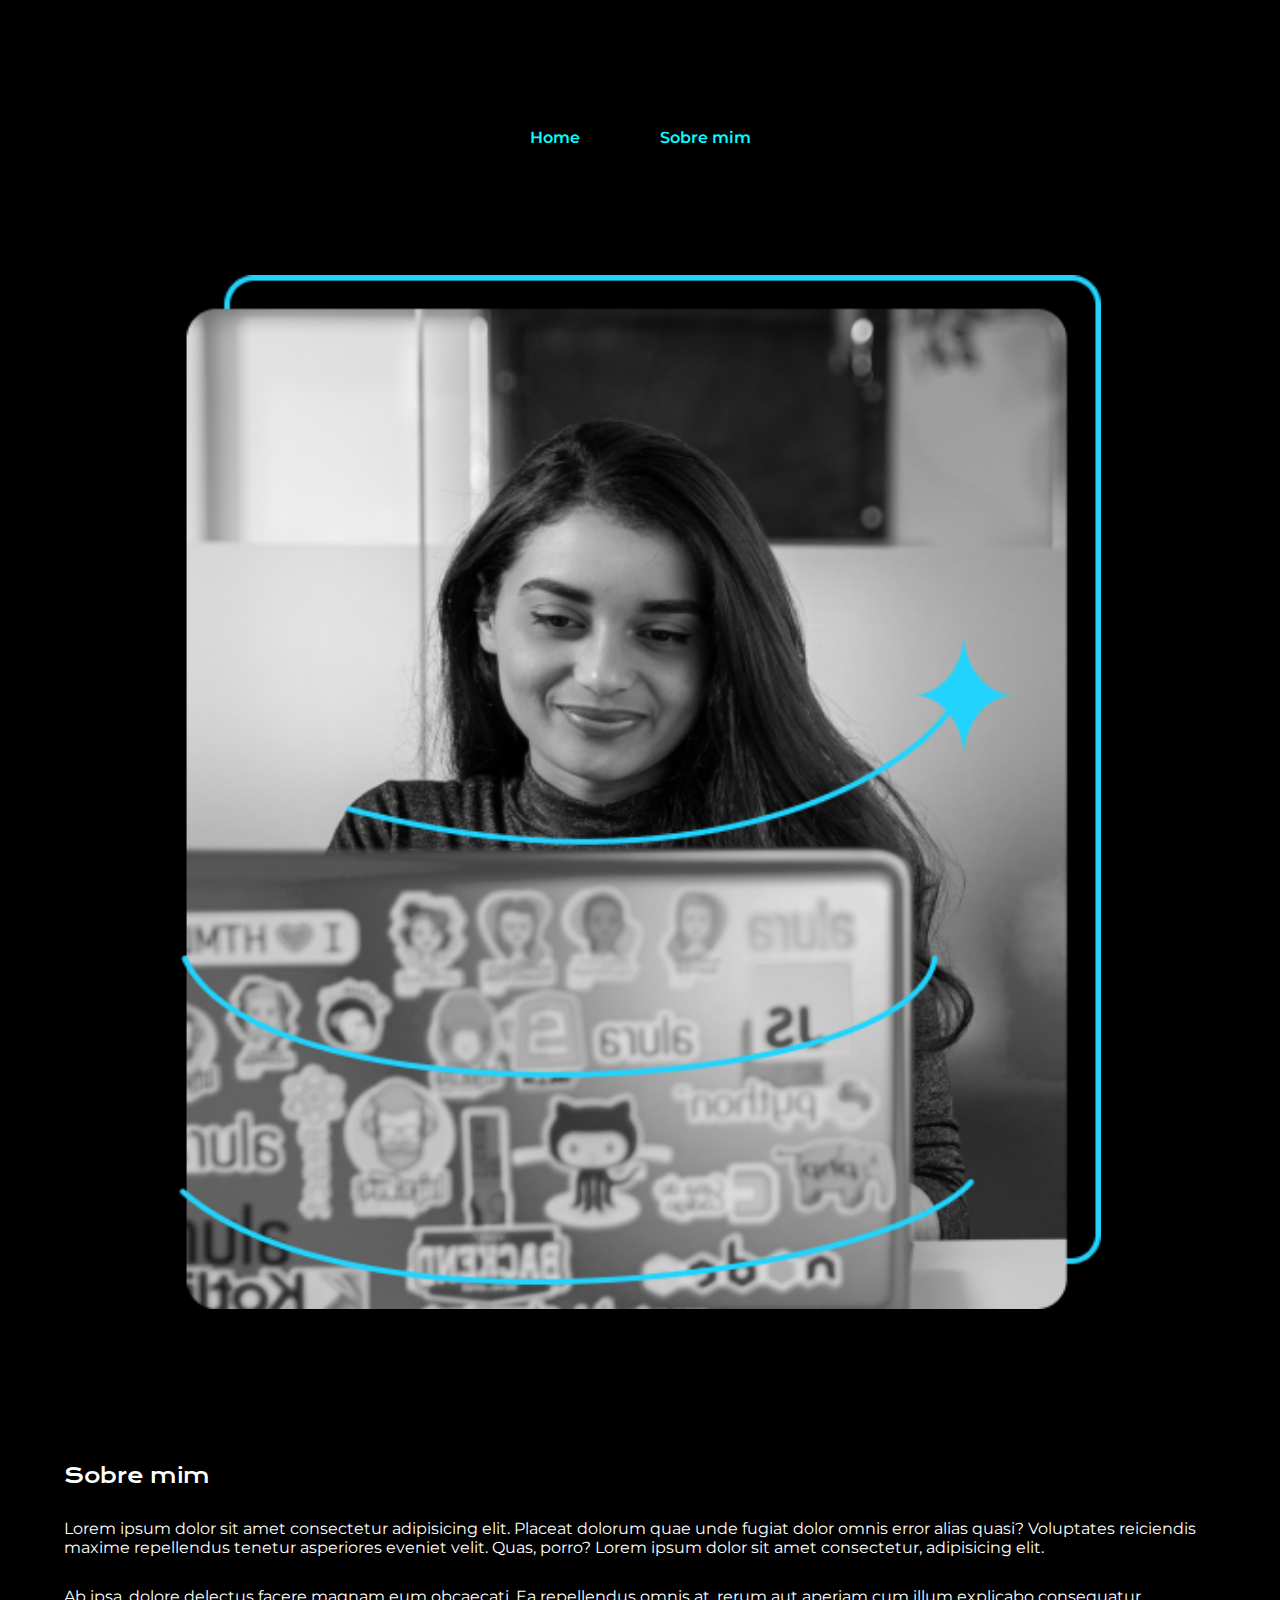
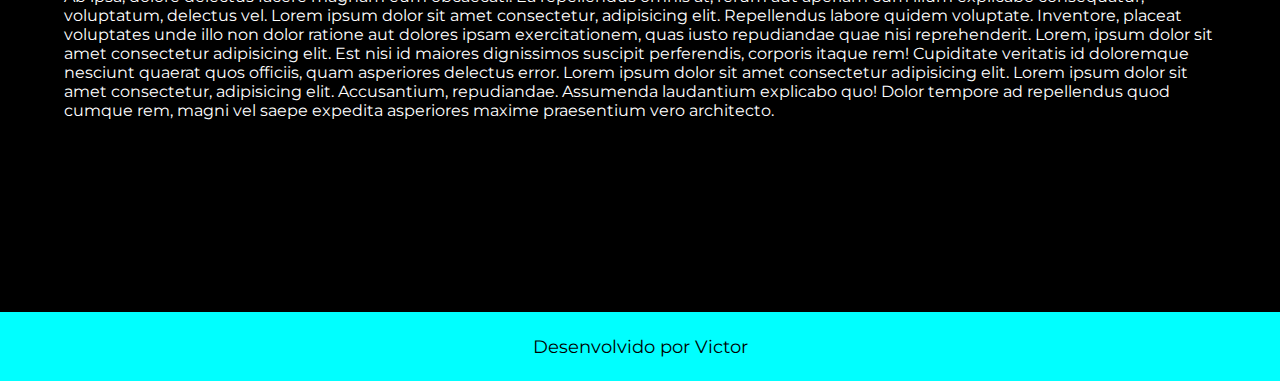
<file: sobremim.html>
<!DOCTYPE html>
<html lang="pt-br">
<head>
    <link rel="stylesheet" href="/styles/stylesobremim.css">
    <meta charset="UTF-8">
    <meta name="viewport" content="width=device-width, initial-scale=1.0">
    <title>Sobre mim</title>
</head>
<body>
    <header class="cabecalho">
        <nav class="cabecalho-menu">
            <a class="cabecalho-menu-link" href="index.html">Home</a>
            <a class="cabecalho-menu-link" href="sobremim.html">Sobre mim</a>
        </nav>
    </header>
    <main class="container-portfolio">
        <section class="portfolio">
            <h1>Sobre mim</h1>
            <p>Lorem ipsum dolor sit amet consectetur adipisicing elit. Placeat dolorum quae unde fugiat dolor omnis error alias quasi? Voluptates reiciendis maxime repellendus tenetur asperiores eveniet velit. Quas, porro? Lorem ipsum dolor sit amet consectetur, adipisicing elit.
            <p>Ab ipsa, dolore delectus facere magnam eum obcaecati. Ea repellendus omnis at, rerum aut aperiam cum illum explicabo consequatur, voluptatum, delectus vel. Lorem ipsum dolor sit amet consectetur, adipisicing elit. Repellendus labore quidem voluptate. Inventore, placeat voluptates unde illo non dolor ratione aut dolores ipsam exercitationem, quas iusto repudiandae quae nisi reprehenderit. Lorem, ipsum dolor sit amet consectetur adipisicing elit. Est nisi id maiores dignissimos suscipit perferendis, corporis itaque rem! Cupiditate veritatis id doloremque nesciunt quaerat quos officiis, quam asperiores delectus error. Lorem ipsum dolor sit amet consectetur adipisicing elit. Lorem ipsum dolor sit amet consectetur, adipisicing elit. Accusantium, repudiandae. Assumenda laudantium explicabo quo! Dolor tempore ad repellendus quod cumque rem, magni vel saepe expedita asperiores maxime praesentium vero architecto.
        </section>
        <img class="imagem" src="imagens/Imagem.png" alt="eumemo">
    </main>
    <footer class="rodape">
        <h1>Desenvolvido por Victor</h1>
    </footer>
</body>
</html>
</file>
<file: styles/stylesobremim.css>
@import url('https://fonts.googleapis.com/css2?family=Krona+One&family=Montserrat:ital,wght@0,100..900;1,100..900&display=swap');

:root{
    --main-color: black;
    --secondary-color: white;
    --tertiary-color: aqua;
    --hover-color: #272727;

    --font-main: "Krona One", sans-serif;
    --secondary-font: "Montserrat", sans-serif;
}

*{
    padding: 0;
    margin: 0;
}

body{
    background-color: var(--main-color);
    color: var(--secondary-color);
    box-sizing: border-box;
}

.cabecalho{
    padding: 2% 0% 0% 20%; 
}

.cabecalho-menu{
    display: flex;
    gap: 80px;
}

.cabecalho-menu-link{
    color: var(--tertiary-color);
    font-family: var(--secondary-font);
    font-size: 1.5rem;
    font-weight: 600;
    text-decoration: none;
    cursor: pointer;
}

.cabecalho-menu-link:hover{
    color: var(--secondary-color);
}

.container-portfolio{
    padding: 4% 20%;
    justify-content: space-between;
    display: flex;
    align-items: center;
}

.portfolio{
    width: 540px;
    display: flex;
    flex-direction: column;
    gap: 40px;
}

.portfolio h1{
    font-family: var(--font-main);
    font-style: normal;
    font-weight: 400;
    font-size: 2.25rem;
}

.portfolio p{
    font-family: var(--secondary-font);
    font-size: 1.25rem;
}

.imagem{
    width: 45%;
}
.rodape{
    width: 100%;
    background-color: var(--tertiary-color);
    padding: 24px 0px;
    color: var(--main-color);
    text-align: center;
}

.rodape h1{
    font-family: var(--secondary-font);
    font-size: 1.12rem;
    font-weight: 400;
}

@media (max-width: 1280px){

    .cabecalho{
        padding: 10% 
    }

    .cabecalho-menu{
        justify-content: center;
    }
    
    .cabecalho-menu-link{
        font-size: 1rem;
    }

    .imagem{
        width: 120%;
        padding: 0% 20% 20% 20%;
    }
    .container-portfolio{
        padding: 0% 20% 15% 20%;
        flex-direction: column-reverse;
    }

    .portfolio{
        width: 150%;
        gap: 30px;
    }

    .portfolio h1{
        font-size: 1.25rem;
    }

    .portfolio p{
        font-size: 1rem;
    }
}
</file>
